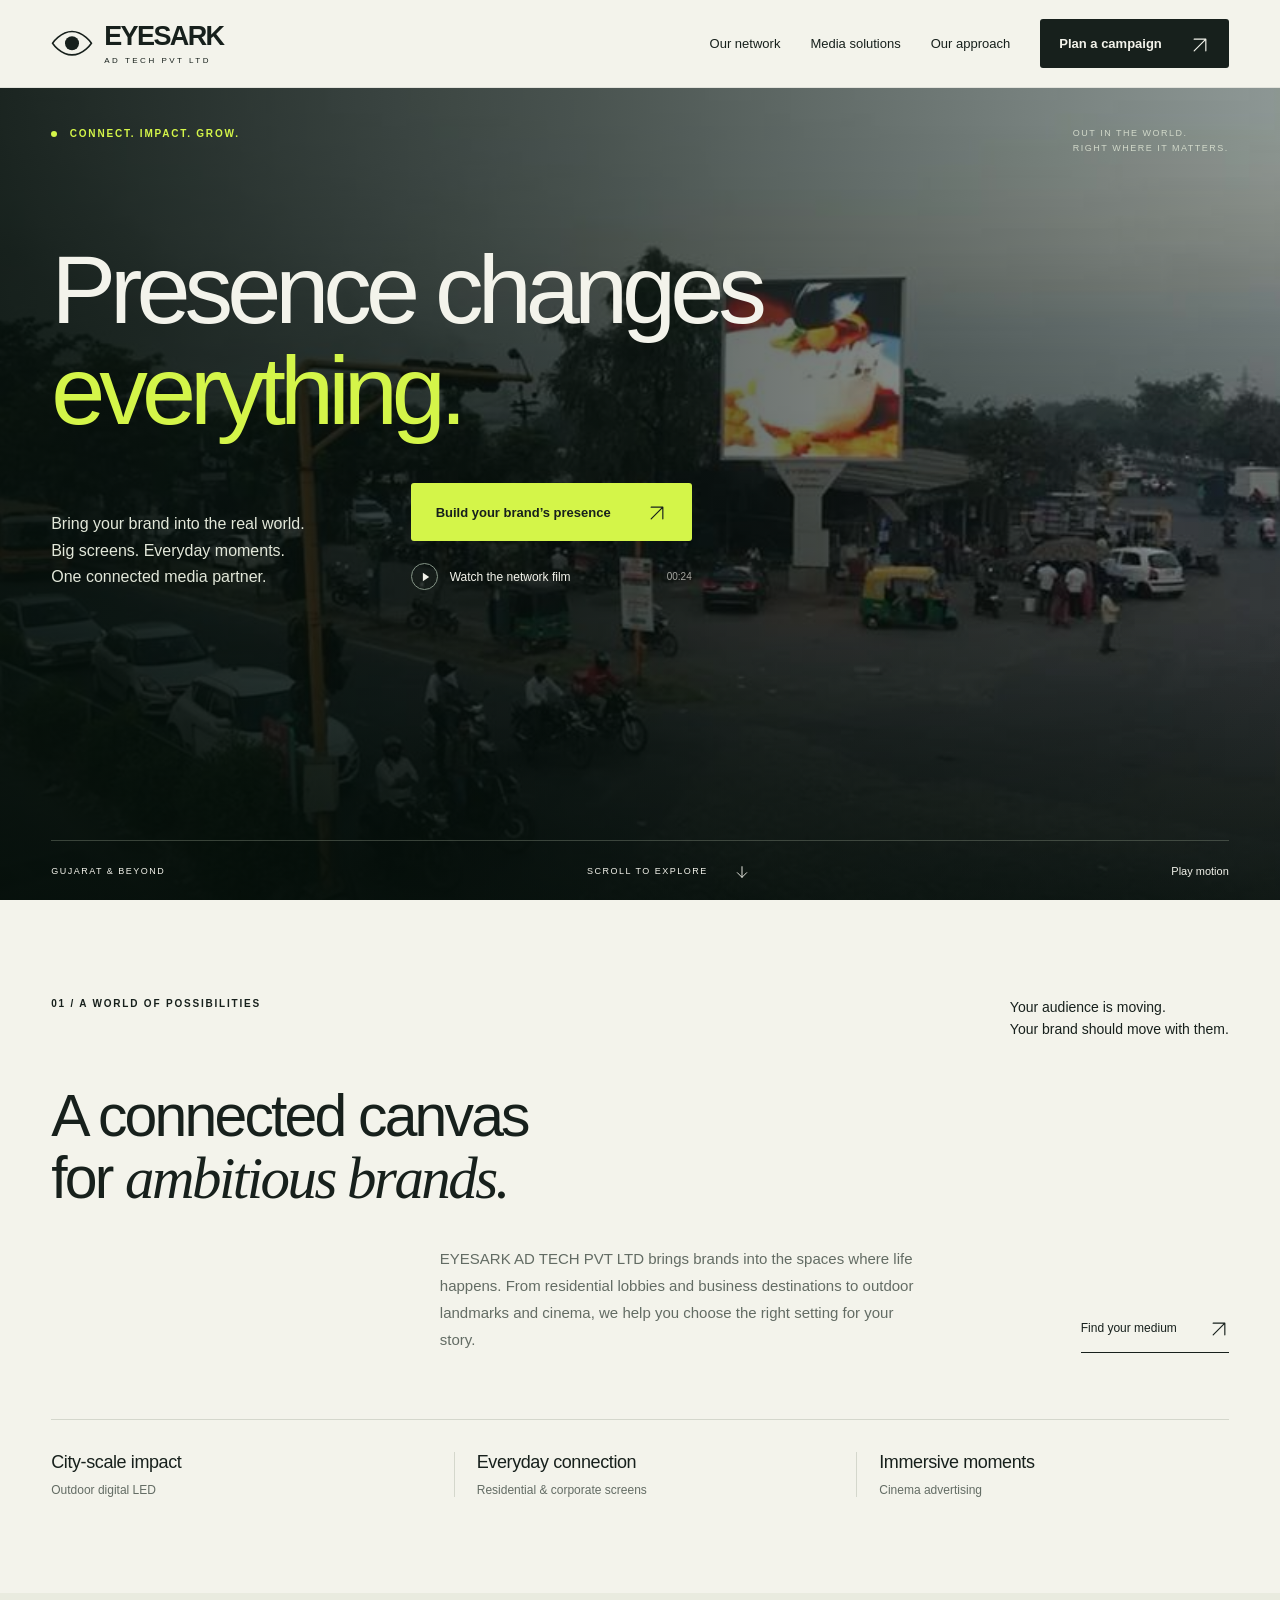
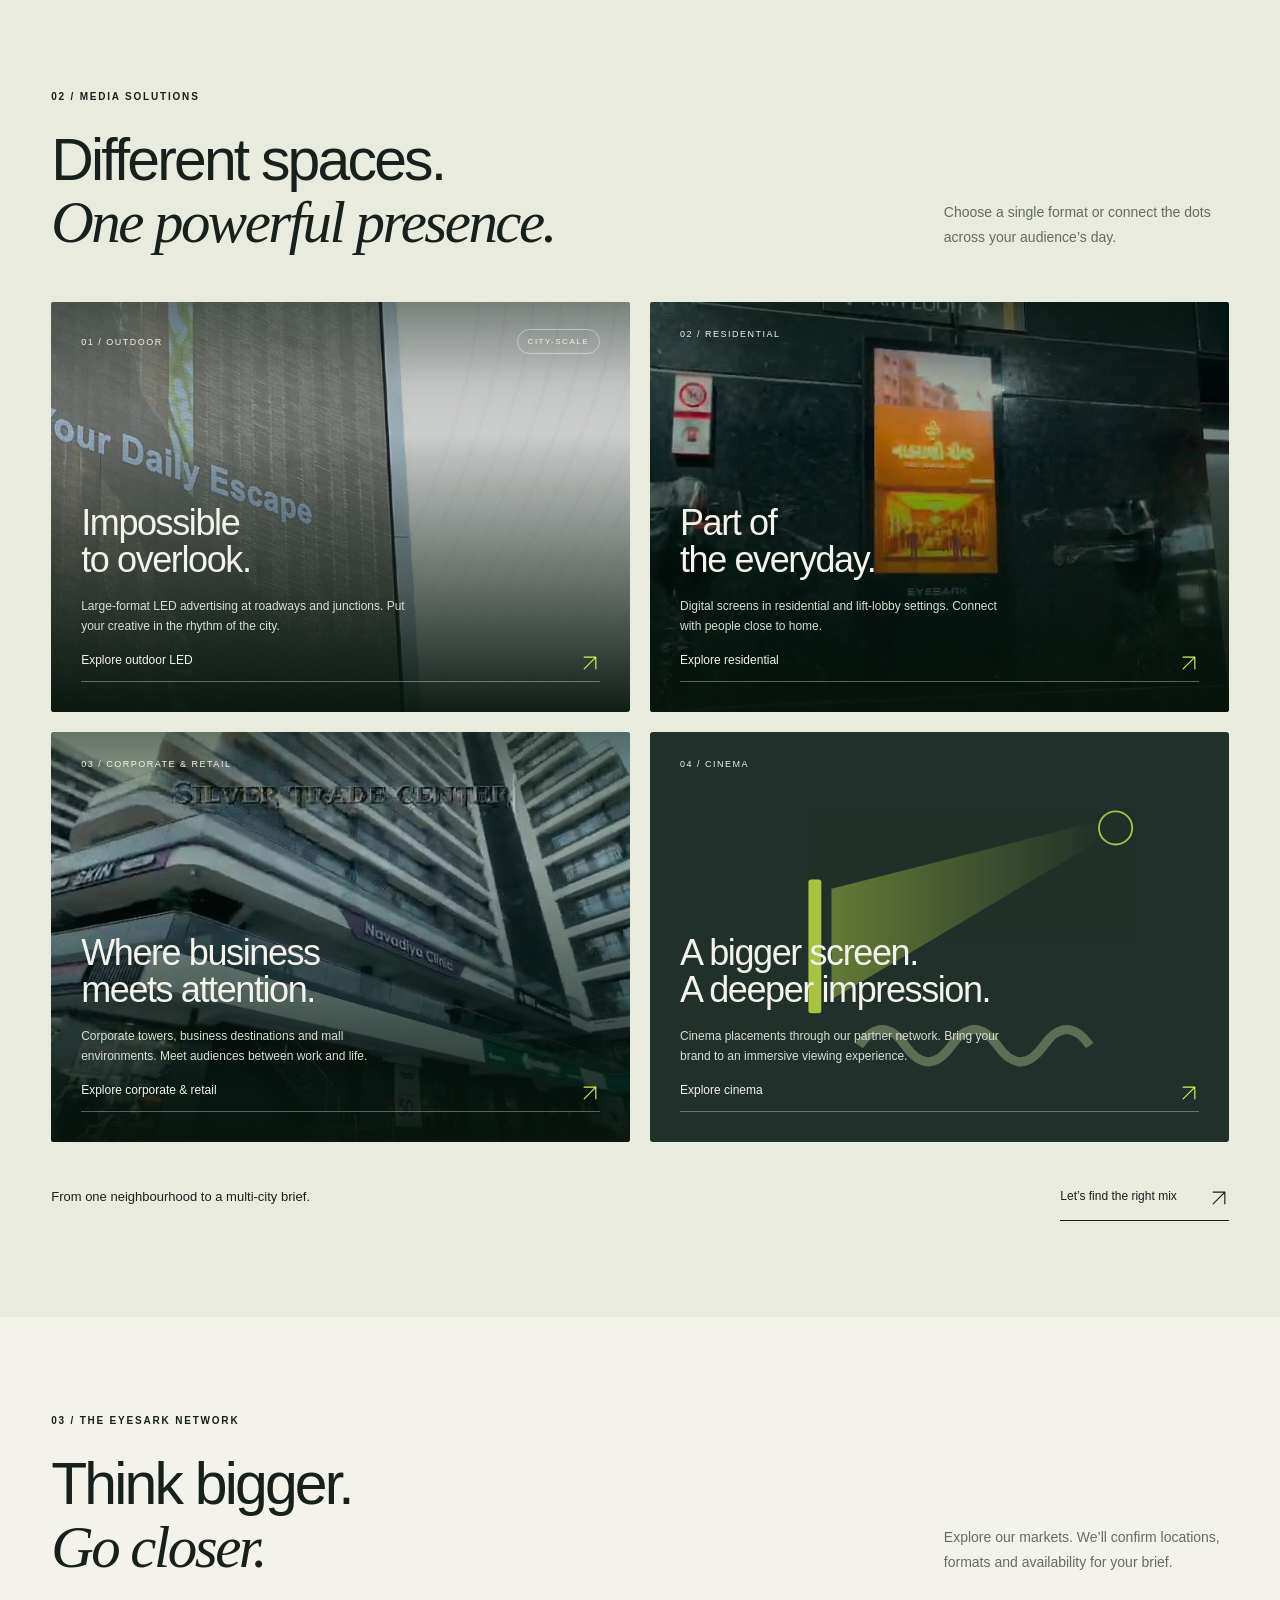
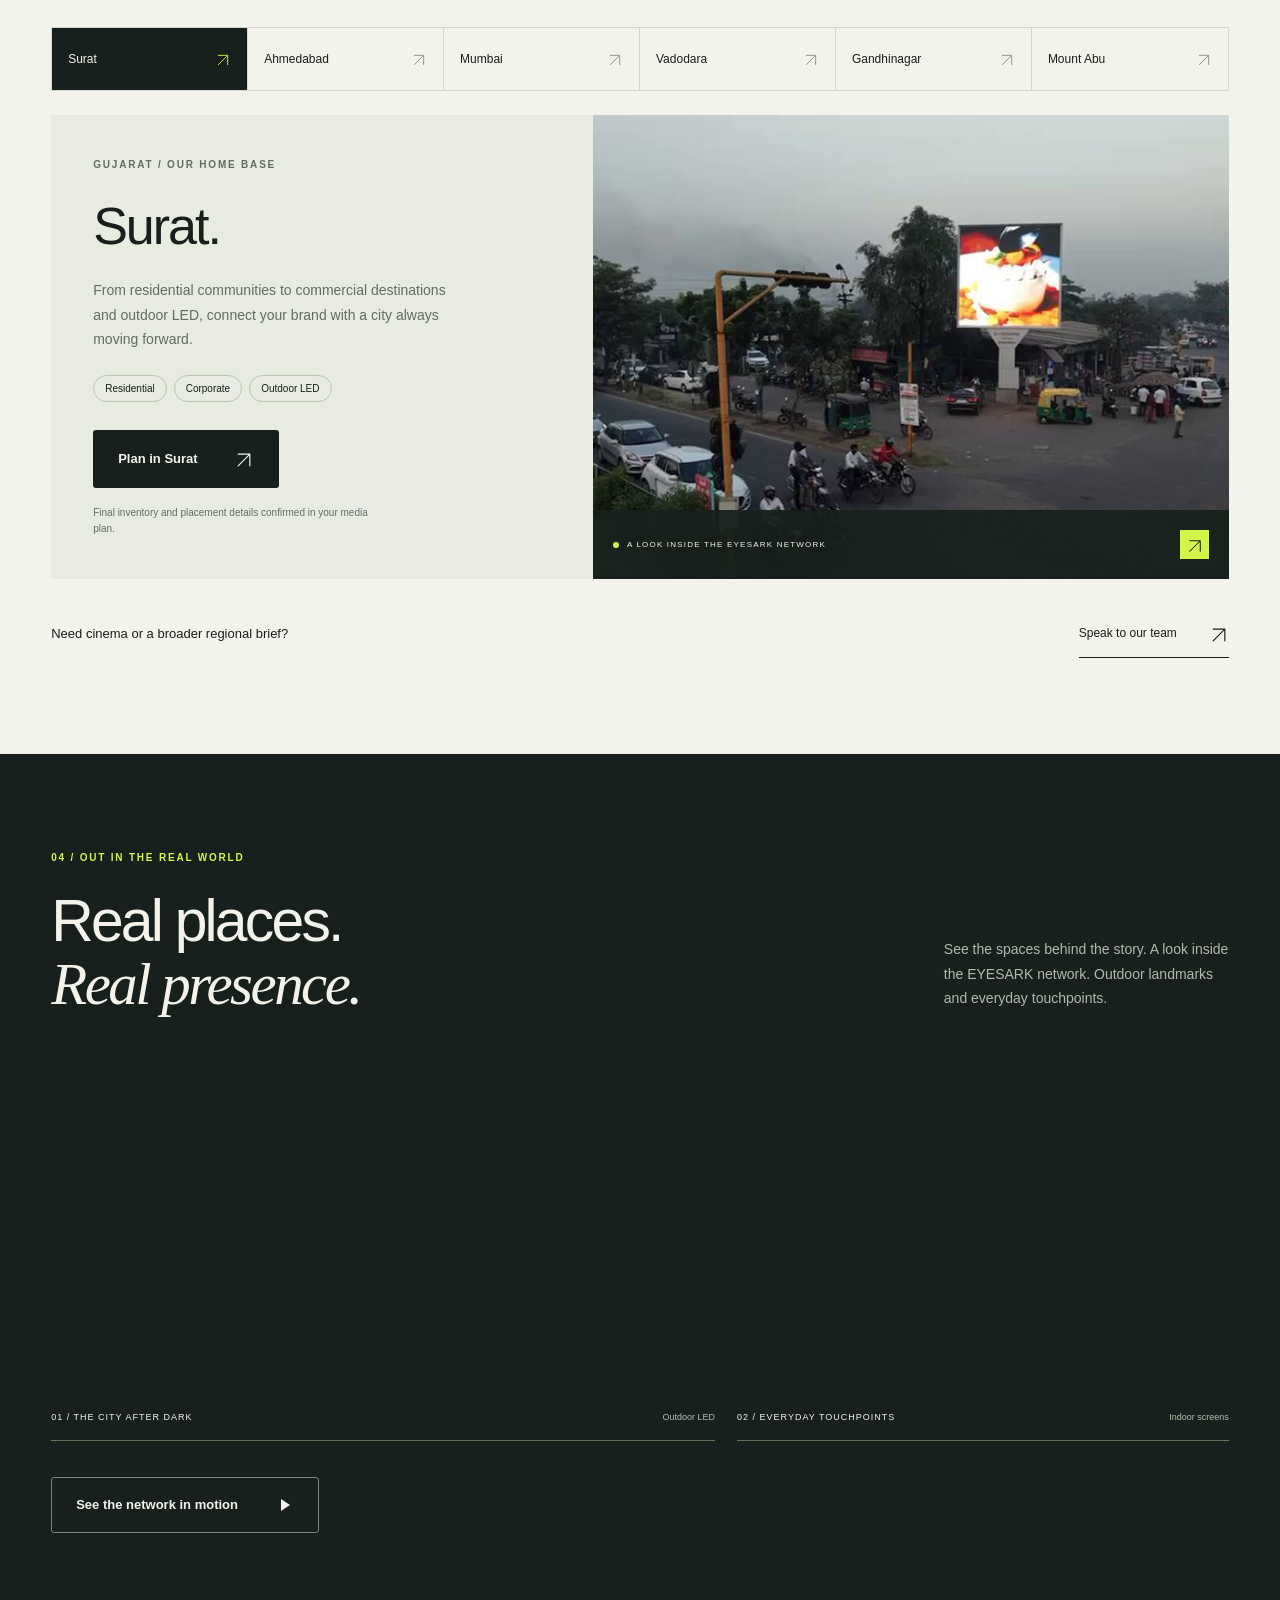
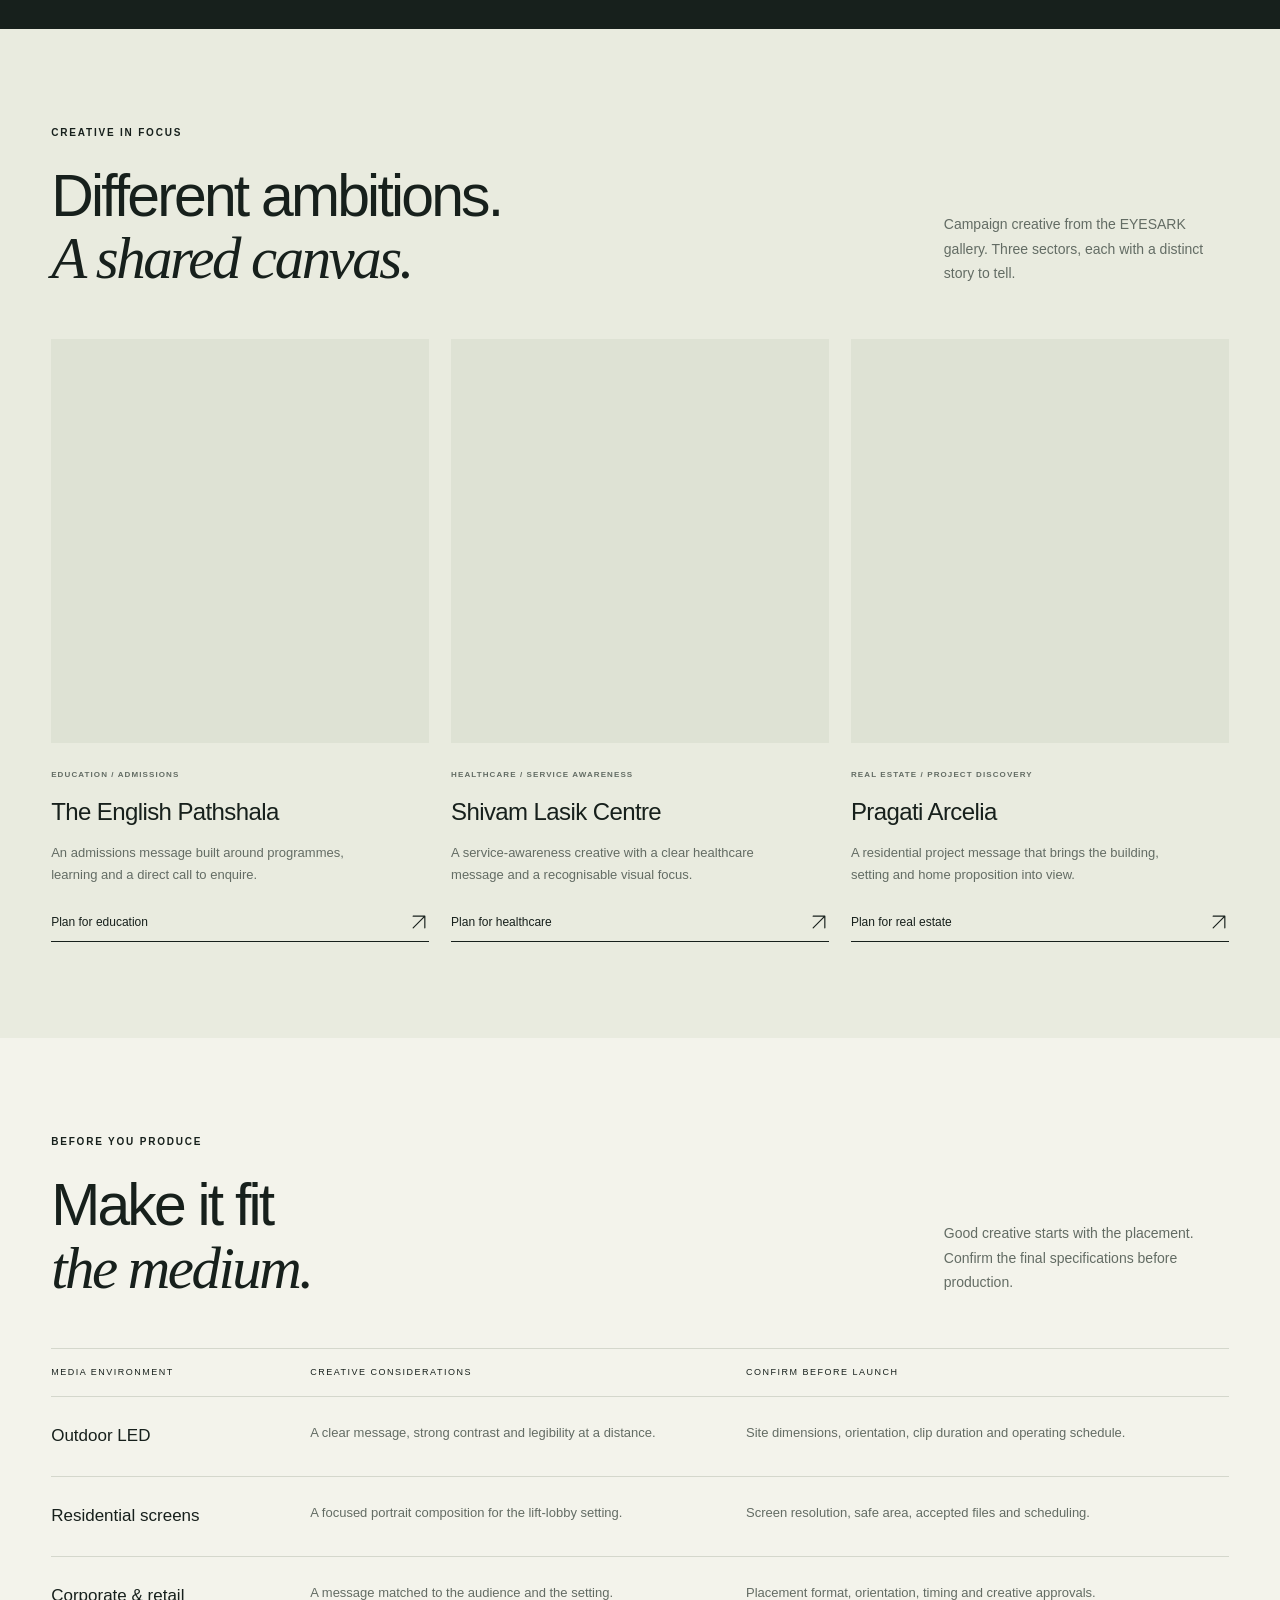
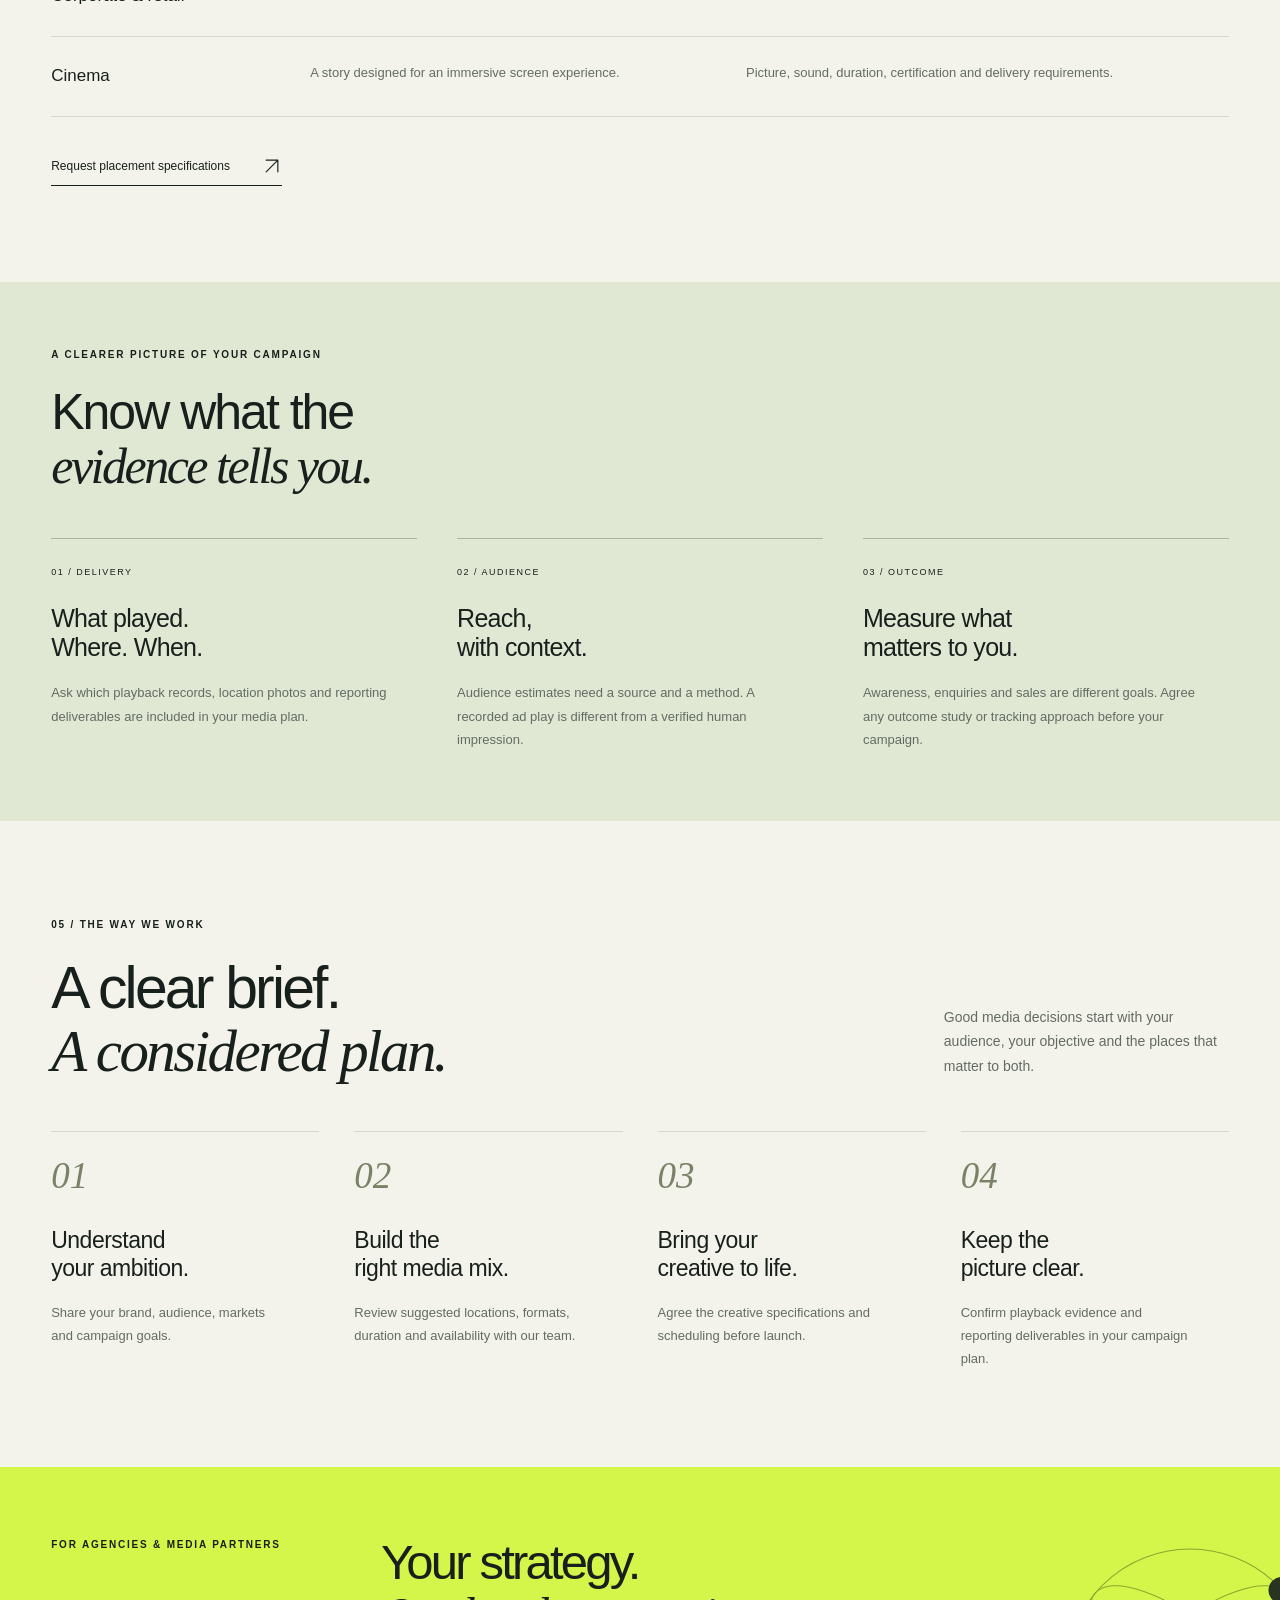
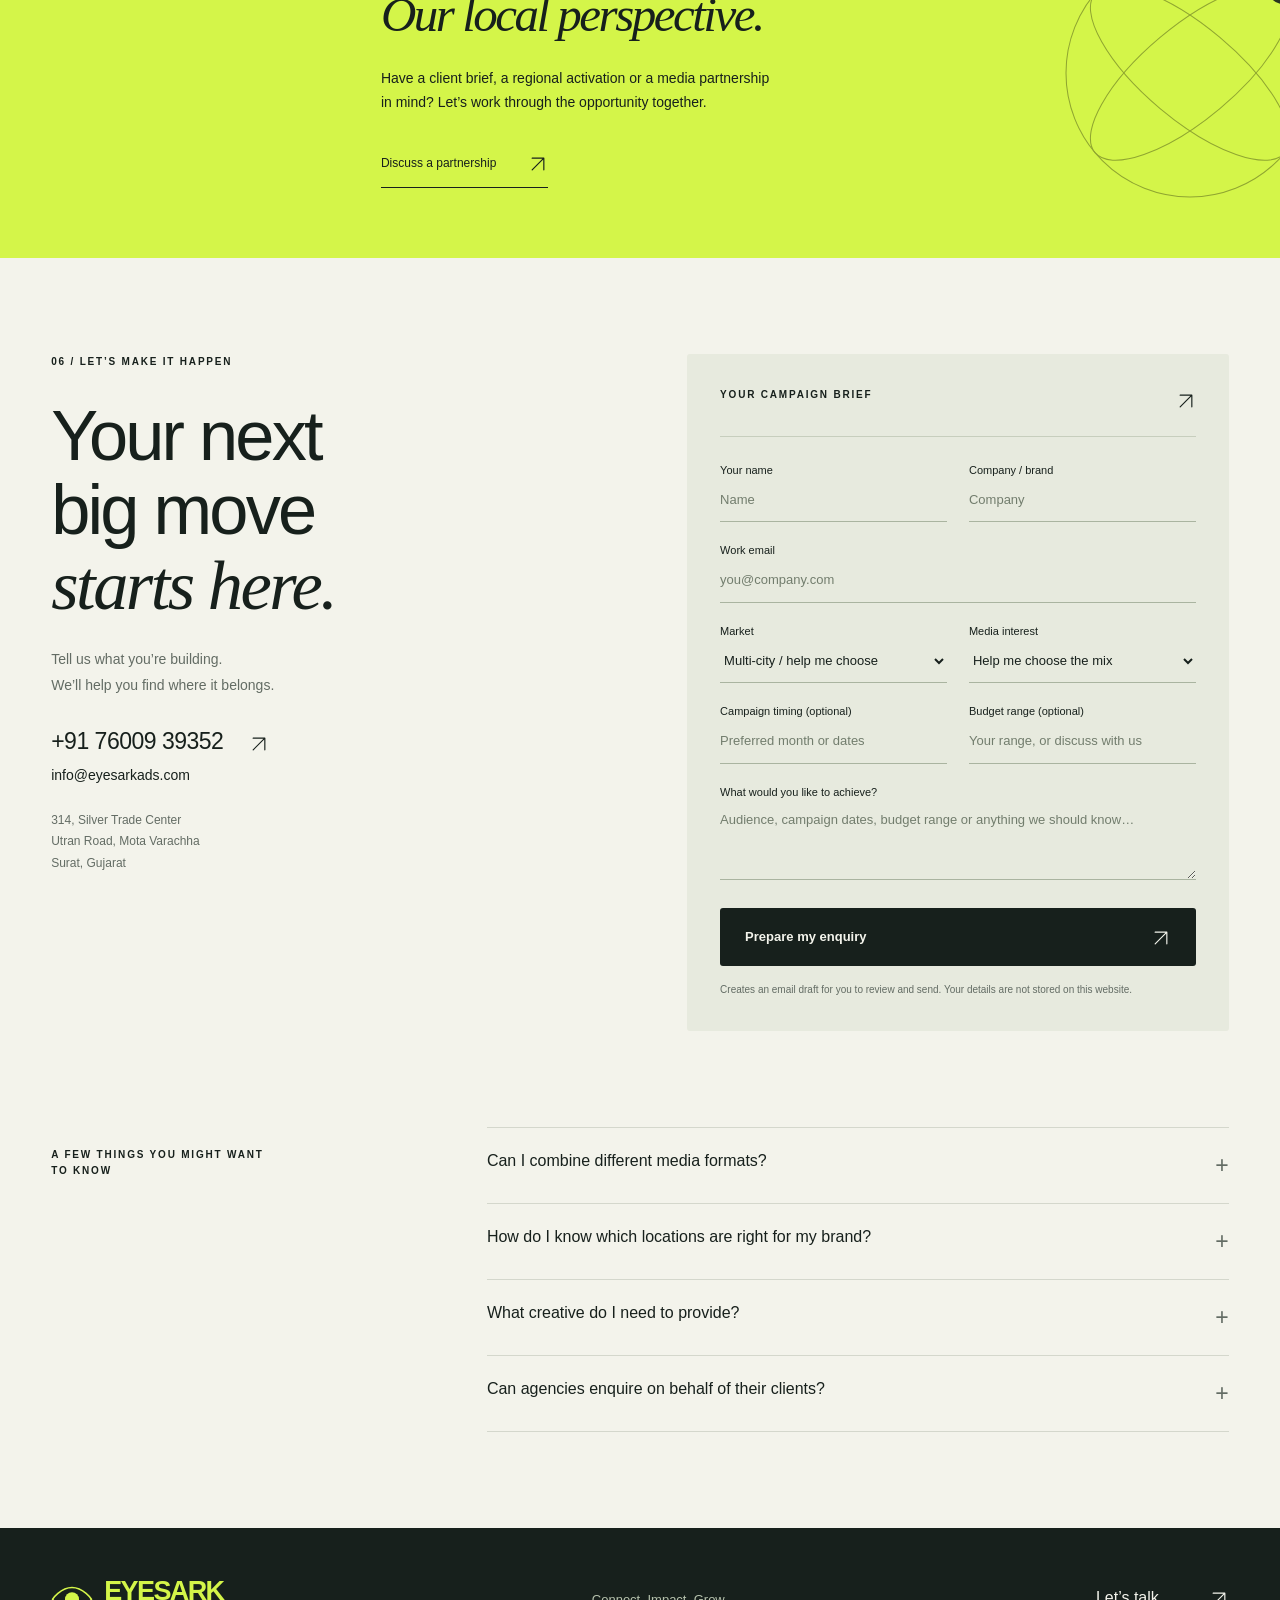
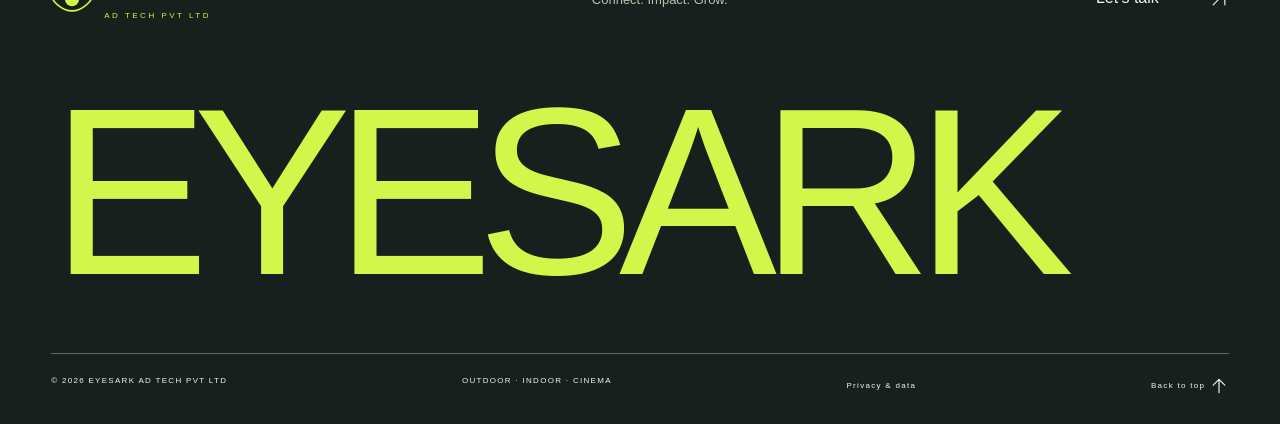
<file: index.html>
<!doctype html>
<html lang="en-IN">
<head>
  <meta charset="utf-8">
  <meta name="viewport" content="width=device-width,initial-scale=1">
  <meta http-equiv="Content-Security-Policy" content="default-src 'self'; script-src 'self'; style-src 'self'; img-src 'self' data:; media-src 'self' data:; connect-src 'none'; object-src 'none'; base-uri 'none'; form-action 'none'; frame-src 'none'">
  <meta name="referrer" content="no-referrer">
  <meta name="theme-color" content="#17201c">
  <meta name="description" content="EYESARK Ad Tech Pvt. Ltd. connects brands with audiences through outdoor LED, residential, corporate and cinema advertising. Explore the network and plan your campaign.">
  <meta property="og:title" content="EYESARK — Presence changes everything.">
  <meta property="og:description" content="Bring your brand into the real world. Outdoor LED, indoor digital screens and cinema advertising across Gujarat and beyond.">
  <meta property="og:type" content="website">
  <title>EYESARK — Presence changes everything.</title>
  <link rel="icon" href="favicon.svg" type="image/svg+xml">
  <link rel="stylesheet" href="site.css">
  <script type="application/ld+json">{"@context":"https://schema.org","@type":"Organization","name":"EYESARK","legalName":"EYESARK AD TECH PVT LTD","description":"Outdoor LED, residential, corporate and cinema advertising.","telephone":"+91-76009-39352","email":"info@eyesarkads.com","address":{"@type":"PostalAddress","streetAddress":"314, Silver Trade Center, Utran Road, Mota Varachha","addressLocality":"Surat","addressRegion":"Gujarat","addressCountry":"IN"}}</script>
</head>
<body>
<a class="skip" href="#main">Skip to content</a>
<header class="header">
  <a class="brand" href="#" aria-label="EYESARK home"><svg viewBox="0 0 54 34" aria-hidden="true"><path d="M2 17S12 2 27 2s25 15 25 15-10 15-25 15S2 17 2 17Z"/><circle cx="27" cy="17" r="9"/></svg><span>EYESARK<small>AD TECH PVT LTD</small></span></a>
  <button class="menu-toggle" aria-expanded="false" aria-controls="navigation">Menu <span aria-hidden="true">☰</span></button>
  <nav id="navigation" aria-label="Main navigation"><a href="#network">Our network</a><a href="#media">Media solutions</a><a href="#approach">Our approach</a><a class="button small dark" href="#contact">Plan a campaign <span aria-hidden="true"><svg class="icon" viewBox="0 0 24 24" aria-hidden="true"><path d="M5 19 19 5M5 5h14v14"/></svg></span></a></nav>
</header>
<main id="main">
  <section class="hero" aria-labelledby="hero-title">
    <img class="hero-poster" src="media/network-6.jpg" alt="An outdoor digital billboard overlooking a busy junction" width="900" height="509" fetchpriority="high">
    <video id="hero-video" class="hero-video" muted loop playsinline preload="none" aria-hidden="true" data-src="media/hero-loop.mp4"></video>
    <div class="hero-shade"></div>
    <div class="hero-top"><span class="eyebrow light"><i></i> CONNECT. IMPACT. GROW.</span><span class="hero-coordinate">OUT IN THE WORLD.<br>RIGHT WHERE IT MATTERS.</span></div>
    <div class="hero-copy"><h1 id="hero-title">Presence changes<br><em>everything.</em></h1><div class="hero-bottom"><p>Bring your brand into the real world.<br>Big screens. Everyday moments.<br>One connected media partner.</p><div class="hero-actions"><a class="button lime" href="#contact">Build your brand’s presence <span aria-hidden="true"><svg class="icon" viewBox="0 0 24 24" aria-hidden="true"><path d="M5 19 19 5M5 5h14v14"/></svg></span></a><button class="film-link" data-film> <span class="play-icon" aria-hidden="true"><svg viewBox="0 0 20 20"><path d="m7 4 9 6-9 6Z" fill="currentColor"/></svg></span> Watch the network film <small>00:24</small></button></div></div></div>
    <div class="hero-footer"><span>GUJARAT & BEYOND</span><a href="#intro">SCROLL TO EXPLORE <span aria-hidden="true"><svg class="icon" viewBox="0 0 24 24" aria-hidden="true"><path d="M12 4v16m-7-7 7 7 7-7"/></svg></span></a><button id="motion-toggle" aria-label="Play background video">Play motion <span aria-hidden="true">▷</span></button></div>
  </section>
  <section id="intro" class="intro section-pad">
    <div class="intro-top"><span class="eyebrow">01 / A WORLD OF POSSIBILITIES</span><p class="intro-kicker">Your audience is moving.<br>Your brand should move with them.</p></div>
    <h2>A connected canvas<br>for <span class="serif">ambitious brands.</span></h2>
    <div class="intro-bottom"><p>EYESARK AD TECH PVT LTD brings brands into the spaces where life happens. From residential lobbies and business destinations to outdoor landmarks and cinema, we help you choose the right setting for your story.</p><a class="text-link" href="#media">Find your medium <span aria-hidden="true"><svg class="icon" viewBox="0 0 24 24" aria-hidden="true"><path d="M5 19 19 5M5 5h14v14"/></svg></span></a></div>
    <div class="context-strip"><div><b>City-scale impact</b><span>Outdoor digital LED</span></div><div><b>Everyday connection</b><span>Residential & corporate screens</span></div><div><b>Immersive moments</b><span>Cinema advertising</span></div></div>
  </section>
  <section id="media" class="media-section section-pad" aria-labelledby="media-title">
    <div class="section-heading"><div><span class="eyebrow">02 / MEDIA SOLUTIONS</span><h2 id="media-title">Different spaces.<br><span class="serif">One powerful presence.</span></h2></div><p>Choose a single format or connect the dots across your audience’s day.</p></div>
    <div class="media-grid">
      <article class="media-card featured"><img src="media/network-5.jpg" alt="An EYESARK outdoor LED advertising structure" width="721" height="1194" loading="lazy"><div class="image-tint"></div><div class="card-top"><span>01 / OUTDOOR</span><span class="pill">CITY-SCALE</span></div><div class="card-copy"><h3>Impossible<br>to overlook.</h3><p>Large-format LED advertising at roadways and junctions. Put your creative in the rhythm of the city.</p><button class="card-link" data-format="Outdoor LED">Explore outdoor LED <span aria-hidden="true"><svg class="icon" viewBox="0 0 24 24" aria-hidden="true"><path d="M5 19 19 5M5 5h14v14"/></svg></span></button></div></article>
      <article class="media-card"><img src="media/network-1.jpg" alt="A portrait advertising screen beside lifts in the supplied EYESARK gallery" width="1000" height="563" loading="lazy"><div class="image-tint"></div><div class="card-top"><span>02 / RESIDENTIAL</span></div><div class="card-copy"><h3>Part of<br>the everyday.</h3><p>Digital screens in residential and lift-lobby settings. Connect with people close to home.</p><button class="card-link" data-format="Residential screens">Explore residential <span aria-hidden="true"><svg class="icon" viewBox="0 0 24 24" aria-hidden="true"><path d="M5 19 19 5M5 5h14v14"/></svg></span></button></div></article>
      <article class="media-card"><img src="media/network-4.jpg" alt="A commercial destination in the supplied EYESARK gallery" width="900" height="507" loading="lazy"><div class="image-tint"></div><div class="card-top"><span>03 / CORPORATE & RETAIL</span></div><div class="card-copy"><h3>Where business<br>meets attention.</h3><p>Corporate towers, business destinations and mall environments. Meet audiences between work and life.</p><button class="card-link" data-format="Corporate & mall screens">Explore corporate & retail <span aria-hidden="true"><svg class="icon" viewBox="0 0 24 24" aria-hidden="true"><path d="M5 19 19 5M5 5h14v14"/></svg></span></button></div></article>
      <article class="media-card cinema"><svg class="cinema-art" viewBox="0 0 500 400" aria-hidden="true"><defs><linearGradient id="beam"><stop stop-color="#d4f549" stop-opacity=".5"/><stop offset="1" stop-color="#d4f549" stop-opacity="0"/></linearGradient></defs><path d="M365 95 70 170 70 290 365 115Z" fill="url(#beam)"/><rect x="45" y="160" width="14" height="145" rx="3" fill="#d4f549"/><circle cx="378" cy="104" r="18" fill="none" stroke="#d4f549" stroke-width="2"/><path d="M100 340q25-35 50 0t50 0t50 0t50 0t50 0" fill="none" stroke="#718265" stroke-width="10"/></svg><div class="card-top"><span>04 / CINEMA</span></div><div class="card-copy"><h3>A bigger screen.<br>A deeper impression.</h3><p>Cinema placements through our partner network. Bring your brand to an immersive viewing experience.</p><button class="card-link" data-format="Cinema advertising">Explore cinema <span aria-hidden="true"><svg class="icon" viewBox="0 0 24 24" aria-hidden="true"><path d="M5 19 19 5M5 5h14v14"/></svg></span></button></div></article>
    </div>
    <div class="media-note"><span>From one neighbourhood to a multi-city brief.</span><a class="text-link" href="#contact">Let’s find the right mix <span aria-hidden="true"><svg class="icon" viewBox="0 0 24 24" aria-hidden="true"><path d="M5 19 19 5M5 5h14v14"/></svg></span></a></div>
  </section>
  <section id="network" class="network-section section-pad" aria-labelledby="network-title">
    <div class="section-heading"><div><span class="eyebrow">03 / THE EYESARK NETWORK</span><h2 id="network-title">Think bigger.<br><span class="serif">Go closer.</span></h2></div><p>Explore our markets. We’ll confirm locations, formats and availability for your brief.</p></div>
    <div class="network-tabs" role="tablist" aria-label="Explore a market"><button role="tab" id="tab-surat" aria-controls="city-panel" aria-selected="true" data-city="surat">Surat <span><svg class="icon" viewBox="0 0 24 24" aria-hidden="true"><path d="M5 19 19 5M5 5h14v14"/></svg></span></button><button role="tab" id="tab-ahmedabad" aria-controls="city-panel" aria-selected="false" tabindex="-1" data-city="ahmedabad">Ahmedabad <span><svg class="icon" viewBox="0 0 24 24" aria-hidden="true"><path d="M5 19 19 5M5 5h14v14"/></svg></span></button><button role="tab" id="tab-mumbai" aria-controls="city-panel" aria-selected="false" tabindex="-1" data-city="mumbai">Mumbai <span><svg class="icon" viewBox="0 0 24 24" aria-hidden="true"><path d="M5 19 19 5M5 5h14v14"/></svg></span></button><button role="tab" id="tab-vadodara" aria-controls="city-panel" aria-selected="false" tabindex="-1" data-city="vadodara">Vadodara <span><svg class="icon" viewBox="0 0 24 24" aria-hidden="true"><path d="M5 19 19 5M5 5h14v14"/></svg></span></button><button role="tab" id="tab-gandhinagar" aria-controls="city-panel" aria-selected="false" tabindex="-1" data-city="gandhinagar">Gandhinagar <span><svg class="icon" viewBox="0 0 24 24" aria-hidden="true"><path d="M5 19 19 5M5 5h14v14"/></svg></span></button><button role="tab" id="tab-mountabu" aria-controls="city-panel" aria-selected="false" tabindex="-1" data-city="mountabu">Mount Abu <span><svg class="icon" viewBox="0 0 24 24" aria-hidden="true"><path d="M5 19 19 5M5 5h14v14"/></svg></span></button></div>
    <div id="city-panel" class="city-panel" role="tabpanel" aria-labelledby="tab-surat" tabindex="0"><div class="city-copy"><span class="eyebrow" id="city-state">GUJARAT / OUR HOME BASE</span><h3 id="city-name">Surat.</h3><p id="city-description">From residential communities to commercial destinations and outdoor LED, connect your brand with a city always moving forward.</p><div class="city-formats" id="city-formats"><span>Residential</span><span>Corporate</span><span>Outdoor LED</span></div><button class="button dark" id="city-cta">Plan in Surat <span aria-hidden="true"><svg class="icon" viewBox="0 0 24 24" aria-hidden="true"><path d="M5 19 19 5M5 5h14v14"/></svg></span></button><small>Final inventory and placement details confirmed in your media plan.</small></div><div class="city-visual"><img src="media/network-6.jpg" alt="Outdoor LED and street activity from the EYESARK reference gallery" width="900" height="509" loading="lazy"><div class="city-caption"><i></i> A LOOK INSIDE THE EYESARK NETWORK<button data-film aria-label="Watch EYESARK network footage"><svg class="icon" viewBox="0 0 24 24" aria-hidden="true"><path d="M5 19 19 5M5 5h14v14"/></svg></button></div></div></div>
    <div class="network-footer"><span>Need cinema or a broader regional brief?</span><a class="text-link" href="#contact">Speak to our team <span aria-hidden="true"><svg class="icon" viewBox="0 0 24 24" aria-hidden="true"><path d="M5 19 19 5M5 5h14v14"/></svg></span></a></div>
  </section>
  <section class="proof-section section-pad" aria-labelledby="proof-title"><div class="section-heading"><div><span class="eyebrow light">04 / OUT IN THE REAL WORLD</span><h2 id="proof-title">Real places.<br><span class="serif">Real presence.</span></h2></div><p>See the spaces behind the story. A look inside the EYESARK network. Outdoor landmarks and everyday touchpoints.</p></div><div class="proof-grid"><figure class="proof-wide"><img src="media/network-3.jpg" alt="Night-time traffic around an illuminated digital billboard" width="900" height="509" loading="lazy"><figcaption><span>01 / THE CITY AFTER DARK</span><span>Outdoor LED</span></figcaption></figure><figure><img src="media/network-7.jpg" alt="An advertising screen in a residential lift lobby" width="900" height="507" loading="lazy"><figcaption><span>02 / EVERYDAY TOUCHPOINTS</span><span>Indoor screens</span></figcaption></figure></div><button class="button outline-light" data-film>See the network in motion <svg class="icon play-svg" viewBox="0 0 20 20" aria-hidden="true"><path d="m7 4 9 6-9 6Z"/></svg></button></section>
  <section id="work" class="work-section section-pad" aria-labelledby="work-title">
    <div class="section-heading"><div><span class="eyebrow">CREATIVE IN FOCUS</span><h2 id="work-title">Different ambitions.<br><span class="serif">A shared canvas.</span></h2></div><p>Campaign creative from the EYESARK gallery. Three sectors, each with a distinct story to tell.</p></div>
    <div class="work-grid">
      <article class="work-card"><div class="creative-image"><img src="media/english-pathshala.jpg" alt="The English Pathshala admissions creative featured in the EYESARK campaign gallery" width="426" height="618" loading="lazy"></div><div class="work-copy"><span class="eyebrow">EDUCATION / ADMISSIONS</span><h3>The English Pathshala</h3><p>An admissions message built around programmes, learning and a direct call to enquire.</p><button class="text-link" data-sector="Education / admissions">Plan for education <svg class="icon" viewBox="0 0 24 24" aria-hidden="true"><path d="M5 19 19 5M5 5h14v14"/></svg></button></div></article>
      <article class="work-card"><div class="creative-image"><img src="media/shivam-lasik.jpg" alt="Shivam Lasik Centre healthcare campaign creative featured in the EYESARK gallery" width="426" height="618" loading="lazy"></div><div class="work-copy"><span class="eyebrow">HEALTHCARE / SERVICE AWARENESS</span><h3>Shivam Lasik Centre</h3><p>A service-awareness creative with a clear healthcare message and a recognisable visual focus.</p><button class="text-link" data-sector="Healthcare / service awareness">Plan for healthcare <svg class="icon" viewBox="0 0 24 24" aria-hidden="true"><path d="M5 19 19 5M5 5h14v14"/></svg></button></div></article>
      <article class="work-card"><div class="creative-image"><img src="media/pragati-arcelia.jpg" alt="Pragati Arcelia residential project creative featured in the EYESARK gallery" width="426" height="618" loading="lazy"></div><div class="work-copy"><span class="eyebrow">REAL ESTATE / PROJECT DISCOVERY</span><h3>Pragati Arcelia</h3><p>A residential project message that brings the building, setting and home proposition into view.</p><button class="text-link" data-sector="Real estate / project discovery">Plan for real estate <svg class="icon" viewBox="0 0 24 24" aria-hidden="true"><path d="M5 19 19 5M5 5h14v14"/></svg></button></div></article>
    </div>
  </section>
  <section class="creative-guide section-pad" aria-labelledby="creative-title"><div class="section-heading"><div><span class="eyebrow">BEFORE YOU PRODUCE</span><h2 id="creative-title">Make it fit<br><span class="serif">the medium.</span></h2></div><p>Good creative starts with the placement. Confirm the final specifications before production.</p></div><div class="spec-table" role="table" aria-label="Creative preparation by medium"><div class="spec-row spec-head" role="row"><span role="columnheader">Media environment</span><span role="columnheader">Creative considerations</span><span role="columnheader">Confirm before launch</span></div><div class="spec-row" role="row"><strong role="cell">Outdoor LED</strong><span role="cell">A clear message, strong contrast and legibility at a distance.</span><span role="cell">Site dimensions, orientation, clip duration and operating schedule.</span></div><div class="spec-row" role="row"><strong role="cell">Residential screens</strong><span role="cell">A focused portrait composition for the lift-lobby setting.</span><span role="cell">Screen resolution, safe area, accepted files and scheduling.</span></div><div class="spec-row" role="row"><strong role="cell">Corporate & retail</strong><span role="cell">A message matched to the audience and the setting.</span><span role="cell">Placement format, orientation, timing and creative approvals.</span></div><div class="spec-row" role="row"><strong role="cell">Cinema</strong><span role="cell">A story designed for an immersive screen experience.</span><span role="cell">Picture, sound, duration, certification and delivery requirements.</span></div></div><button class="text-link" id="specs-cta">Request placement specifications <svg class="icon" viewBox="0 0 24 24" aria-hidden="true"><path d="M5 19 19 5M5 5h14v14"/></svg></button></section>
  <section class="evidence-section section-pad" aria-labelledby="evidence-title"><span class="eyebrow">A CLEARER PICTURE OF YOUR CAMPAIGN</span><h2 id="evidence-title">Know what the<br><span class="serif">evidence tells you.</span></h2><div class="evidence-grid"><article><span>01 / DELIVERY</span><h3>What played.<br>Where. When.</h3><p>Ask which playback records, location photos and reporting deliverables are included in your media plan.</p></article><article><span>02 / AUDIENCE</span><h3>Reach,<br>with context.</h3><p>Audience estimates need a source and a method. A recorded ad play is different from a verified human impression.</p></article><article><span>03 / OUTCOME</span><h3>Measure what<br>matters to you.</h3><p>Awareness, enquiries and sales are different goals. Agree any outcome study or tracking approach before your campaign.</p></article></div></section>

  <section id="approach" class="approach section-pad"><div class="section-heading"><div><span class="eyebrow">05 / THE WAY WE WORK</span><h2>A clear brief.<br><span class="serif">A considered plan.</span></h2></div><p>Good media decisions start with your audience, your objective and the places that matter to both.</p></div><div class="steps"><article><span>01</span><h3>Understand<br>your ambition.</h3><p>Share your brand, audience, markets and campaign goals.</p></article><article><span>02</span><h3>Build the<br>right media mix.</h3><p>Review suggested locations, formats, duration and availability with our team.</p></article><article><span>03</span><h3>Bring your<br>creative to life.</h3><p>Agree the creative specifications and scheduling before launch.</p></article><article><span>04</span><h3>Keep the<br>picture clear.</h3><p>Confirm playback evidence and reporting deliverables in your campaign plan.</p></article></div></section>
  <section class="partner-section section-pad"><span class="eyebrow">FOR AGENCIES & MEDIA PARTNERS</span><div><h2>Your strategy.<br><span class="serif">Our local perspective.</span></h2><p>Have a client brief, a regional activation or a media partnership in mind? Let’s work through the opportunity together.</p><a class="text-link" href="#contact" id="partner-cta">Discuss a partnership <span aria-hidden="true"><svg class="icon" viewBox="0 0 24 24" aria-hidden="true"><path d="M5 19 19 5M5 5h14v14"/></svg></span></a></div><svg class="partner-orbit" viewBox="0 0 300 300" aria-hidden="true"><circle cx="150" cy="150" r="120"/><ellipse cx="150" cy="150" rx="120" ry="45" transform="rotate(-40 150 150)"/><ellipse cx="150" cy="150" rx="120" ry="45" transform="rotate(40 150 150)"/><circle class="orbit-dot" cx="239" cy="70" r="13"/></svg></section>
  <section id="contact" class="contact-section section-pad" aria-labelledby="contact-title"><div class="contact-copy"><span class="eyebrow">06 / LET’S MAKE IT HAPPEN</span><h2 id="contact-title">Your next<br>big move<br><span class="serif">starts here.</span></h2><p>Tell us what you’re building.<br>We’ll help you find where it belongs.</p><a class="phone-link" href="tel:+917600939352">+91 76009 39352 <span aria-hidden="true"><svg class="icon" viewBox="0 0 24 24" aria-hidden="true"><path d="M5 19 19 5M5 5h14v14"/></svg></span></a><a href="mailto:info@eyesarkads.com">info@eyesarkads.com</a><address>314, Silver Trade Center<br>Utran Road, Mota Varachha<br>Surat, Gujarat</address></div><div class="enquiry-card"><div class="enquiry-top"><span class="eyebrow">YOUR CAMPAIGN BRIEF</span><span aria-hidden="true"><svg class="icon" viewBox="0 0 24 24" aria-hidden="true"><path d="M5 19 19 5M5 5h14v14"/></svg></span></div><noscript><p class="noscript-note">The campaign draft needs JavaScript. Please call or email EYESARK using the contact details alongside.</p></noscript><form id="enquiry-form" method="post" action="#"><fieldset id="enquiry-fields" disabled><div class="form-row"><label>Your name<input name="name" autocomplete="name" placeholder="Name" required maxlength="100"></label><label>Company / brand<input name="company" autocomplete="organization" placeholder="Company" required maxlength="140"></label></div><label>Work email<input name="email" type="email" autocomplete="email" placeholder="you@company.com" required maxlength="180"></label><div class="form-row"><label>Market<select name="market" id="market-select"><option>Multi-city / help me choose</option><option>Surat</option><option>Ahmedabad</option><option>Mumbai</option><option>Vadodara</option><option>Gandhinagar</option><option>Mount Abu</option><option>Other / cinema network</option></select></label><label>Media interest<select name="format" id="format-select"><option>Help me choose the mix</option><option>Outdoor LED</option><option>Residential screens</option><option>Corporate & mall screens</option><option>Cinema advertising</option><option>Agency / media partnership</option></select></label></div><div class="form-row"><label>Campaign timing (optional)<input name="timing" placeholder="Preferred month or dates" maxlength="120"></label><label>Budget range (optional)<input name="budget" placeholder="Your range, or discuss with us" maxlength="120"></label></div><label>What would you like to achieve?<textarea name="brief" rows="3" maxlength="2000" placeholder="Audience, campaign dates, budget range or anything we should know…" required></textarea></label><button class="button dark" type="submit">Prepare my enquiry <span aria-hidden="true"><svg class="icon" viewBox="0 0 24 24" aria-hidden="true"><path d="M5 19 19 5M5 5h14v14"/></svg></span></button><p class="form-note">Creates an email draft for you to review and send. Your details are not stored on this website.</p></fieldset></form><div id="enquiry-result" hidden aria-live="polite"><h3>Your brief is ready.</h3><p>Review the details below, then open your email app to send them to EYESARK.</p><pre id="brief-preview"></pre><div class="result-actions"><a id="email-draft" class="button dark">Open email draft <span aria-hidden="true"><svg class="icon" viewBox="0 0 24 24" aria-hidden="true"><path d="M5 19 19 5M5 5h14v14"/></svg></span></a><button id="copy-brief" class="text-link">Copy brief</button></div><button id="edit-brief" class="text-link">Edit my brief <span aria-hidden="true"><svg class="icon" viewBox="0 0 24 24" aria-hidden="true"><path d="M20 12H4m7-7-7 7 7 7"/></svg></span></button><p id="copy-status" role="status"></p></div></div></section>
  <section class="faq section-pad"><span class="eyebrow">A FEW THINGS YOU MIGHT WANT TO KNOW</span><div class="faq-items"><details><summary>Can I combine different media formats?<span aria-hidden="true">+</span></summary><p>Yes. Share your audience and markets so the team can discuss a mix of outdoor LED, indoor digital screens and cinema. Availability and delivery terms are confirmed in the proposal.</p></details><details><summary>How do I know which locations are right for my brand?<span aria-hidden="true">+</span></summary><p>Start with your objective, audience, desired cities and campaign period. EYESARK can discuss relevant locations and formats, then confirm the exact inventory before you book.</p></details><details><summary>What creative do I need to provide?<span aria-hidden="true">+</span></summary><p>Requirements vary by screen orientation, format and placement. Ask for the technical specifications before producing your creative, including dimensions, duration and file requirements.</p></details><details><summary>Can agencies enquire on behalf of their clients?<span aria-hidden="true">+</span></summary><p>Yes. Choose “Agency / media partnership” in the enquiry form and include your client’s markets, timing and preferred formats.</p></details></div></section>
</main>
<footer class="footer section-pad"><div class="footer-top"><a class="brand light-brand" href="#" aria-label="EYESARK home"><svg viewBox="0 0 54 34" aria-hidden="true"><path d="M2 17S12 2 27 2s25 15 25 15-10 15-25 15S2 17 2 17Z"/><circle cx="27" cy="17" r="9"/></svg><span>EYESARK<small>AD TECH PVT LTD</small></span></a><p>Connect. Impact. Grow.</p><a href="#contact">Let’s talk <span aria-hidden="true"><svg class="icon" viewBox="0 0 24 24" aria-hidden="true"><path d="M5 19 19 5M5 5h14v14"/></svg></span></a></div><div class="footer-wordmark" aria-hidden="true">EYESARK</div><div class="footer-bottom"><span>© <span id="year">2026</span> EYESARK AD TECH PVT LTD</span><span>OUTDOOR · INDOOR · CINEMA</span><button id="open-privacy" type="button">Privacy & data</button><a href="#main">Back to top <svg class="icon" viewBox="0 0 24 24" aria-hidden="true"><path d="M12 20V4m-7 7 7-7 7 7"/></svg></a></div></footer>
<dialog id="film-dialog" aria-labelledby="film-title"><div class="film-bar"><h2 id="film-title">The EYESARK network</h2><button id="close-film" aria-label="Close network film">Close ×</button></div><video id="network-film" controls playsinline preload="none" poster="media/network-1.jpg" data-src="media/network-film.mp4"></video><p>EYESARK network film · Outdoor and indoor digital media.</p></dialog>
<dialog id="privacy-dialog" aria-labelledby="privacy-title"><div class="film-bar"><h2 id="privacy-title">Privacy & your enquiry</h2><button id="close-privacy" aria-label="Close privacy information">Close ×</button></div><div class="privacy-copy"><h3>You choose when to share.</h3><p>This website keeps your campaign brief in your browser while you prepare it. It does not submit the form to a server, save it in browser storage, or add analytics cookies.</p><p>“Open email draft” passes your brief to your email application. Review it there and send it when you are ready. “Copy brief” writes it to your device’s clipboard only when you select that option.</p><p>Your browser or email provider may apply its own autofill, history and privacy settings. The website’s hosting provider may log ordinary page requests. Questions about an enquiry sent to EYESARK can be directed to <a href="mailto:info@eyesarkads.com">info@eyesarkads.com</a>.</p></div></dialog>
<script src="site.js" defer></script>
</body>
</html>
</file>
<file: site.css>
:root{--paper:#f3f3eb;--white:#fff;--ink:#17201c;--muted:#636c64;--lime:#d4f549;--line:#d4d7cc;--radius:3px}*{box-sizing:border-box}html{scroll-behavior:smooth;scroll-padding-top:88px}body{margin:0;background:var(--paper);color:var(--ink);font-family:Arial,Helvetica,sans-serif;-webkit-font-smoothing:antialiased}button,input,select,textarea{font:inherit}button,a,input,textarea,select{-webkit-tap-highlight-color:transparent}button,a{touch-action:manipulation}button{cursor:pointer}a{color:inherit;text-decoration:none}img,video{display:block;width:100%}h1,h2,h3,p,figure{margin:0}button{color:inherit}::selection{background:var(--lime);color:var(--ink)}:focus-visible{outline:3px solid #487738;outline-offset:5px}button:focus-visible,a:focus-visible{border-radius:3px}section[id]{scroll-margin-top:88px}.skip{position:fixed;z-index:1000;left:10px;top:-70px;padding:16px;background:var(--lime)}.skip:focus{top:10px}.header{height:88px;padding:0 4%;display:flex;align-items:center;justify-content:space-between;position:sticky;top:0;z-index:40;background:var(--paper);border-bottom:1px solid rgba(23,32,28,.08)}.brand{display:flex;align-items:center;gap:11px}.brand svg{width:42px;fill:none;stroke:currentColor;stroke-width:2}.brand svg circle{fill:currentColor;stroke:none}.brand>span{font-size:27px;font-weight:700;letter-spacing:-1.6px;line-height:1}.brand small{display:block;font-size:8px;letter-spacing:2.5px;padding-top:7px;font-weight:400}.header nav{display:flex;align-items:center;gap:30px;font-size:13px}.header nav>a:not(.button){position:relative;padding:20px 0}.header nav>a:not(.button):after{content:'';position:absolute;bottom:12px;left:0;right:100%;height:1px;background:var(--ink);transition:right .2s}.header nav>a:hover:after{right:0}.menu-toggle{display:none}.button{min-height:54px;display:inline-flex;align-items:center;justify-content:space-between;gap:36px;padding:17px 24px;border:1px solid transparent;font-size:13px;font-weight:600;border-radius:var(--radius);transition:background .2s,transform .2s}.button:hover{transform:translateY(-2px)}.button span{font-size:21px;font-weight:400;line-height:1}.button.dark{background:var(--ink);color:var(--paper)}.button.dark:hover{background:#324037}.button.lime{background:var(--lime);color:var(--ink)}.button.lime:hover{background:#e3ff72}.button.small{min-height:46px;padding:12px 18px;gap:28px}.hero{min-height:690px;height:min(830px,calc(100svh - 88px));position:relative;background:#111c15;color:var(--paper);overflow:hidden}.hero-poster,.hero-video{position:absolute;height:100%;object-fit:cover;object-position:center;opacity:.8}.hero-video{opacity:0;transition:opacity .5s}.hero-video.playing{opacity:.82}.hero-shade{position:absolute;inset:0;background:linear-gradient(90deg,rgba(5,15,10,.85) 0%,rgba(5,15,10,.57) 46%,rgba(5,15,10,.15) 100%),linear-gradient(0deg,rgba(5,15,10,.75),transparent 35%)}.hero-top{position:relative;display:flex;justify-content:space-between;padding:38px 4%}.eyebrow{font-size:10px;letter-spacing:1.8px;font-weight:600;line-height:1.6;display:block}.eyebrow.light{color:var(--lime)}.eyebrow i,.city-caption i{display:inline-block;width:6px;height:6px;border-radius:50%;background:var(--lime);margin-right:8px}.hero-coordinate{font-size:9px;letter-spacing:1.5px;line-height:1.7;color:#d1d8c9}.hero-copy{position:relative;padding:44px 4% 50px;max-width:1420px}.hero h1{font-size:clamp(65px,7.6vw,117px);letter-spacing:-6px;font-weight:500;line-height:1.04}.hero h1 em{color:var(--lime);font-style:normal}.hero-bottom{display:flex;align-items:flex-end;gap:9%;margin-top:42px}.hero-bottom p{font-size:16px;line-height:1.65;color:#e2e7d9}.hero-actions{display:flex;flex-direction:column;gap:22px}.film-link{border:0;background:none;padding:0;display:flex;align-items:center;gap:12px;color:var(--paper);font-size:12px;text-align:left}.film-link small{margin-left:auto;opacity:.65;font-size:10px}.play-icon{width:27px;height:27px;border:1px solid #849486;border-radius:50%;display:grid;place-content:center;font-size:9px;padding-left:2px}.hero-footer{position:absolute;bottom:0;left:4%;right:4%;border-top:1px solid #727d6e77;display:flex;justify-content:space-between;align-items:center;min-height:60px;font-size:9px;letter-spacing:1.5px}.hero-footer a{display:flex;gap:26px;align-items:center}.hero-footer a span{font-size:21px}.hero-footer button{background:none;color:var(--paper);border:0;font-size:11px;padding:12px 0;letter-spacing:0}.section-pad{padding:96px 4%}.intro{background:var(--paper)}.intro-top{display:flex;justify-content:space-between;margin-bottom:44px}.intro-kicker{font-size:14px;line-height:1.6;max-width:320px}.intro h2,.section-heading h2,.partner-section h2,.contact-copy h2{font-size:clamp(40px,4.6vw,72px);line-height:1.06;letter-spacing:-2.8px;font-weight:500}.serif{font-family:Georgia,'Times New Roman',serif;font-weight:400;font-style:italic;letter-spacing:-2.5px}.intro-bottom{display:flex;justify-content:space-between;align-items:flex-end;margin-top:34px;margin-left:33%}.intro-bottom p{max-width:480px;font-size:15px;line-height:1.8;color:var(--muted)}.text-link{display:inline-flex;align-items:center;justify-content:space-between;gap:32px;border:0;border-bottom:1px solid currentColor;background:none;padding:9px 0;font-size:12px;white-space:nowrap;line-height:1.5}.text-link span{font-size:20px}.context-strip{display:grid;grid-template-columns:repeat(3,1fr);border-top:1px solid var(--line);padding-top:32px;margin-top:66px;gap:30px}.context-strip div{border-left:1px solid var(--line);padding-left:22px}.context-strip div:first-child{border-left:0;padding-left:0}.context-strip b{display:block;font-size:18px;letter-spacing:-.4px;font-weight:500}.context-strip span{display:block;color:var(--muted);font-size:12px;margin-top:10px}.media-section{background:#e9ebdf}.section-heading{display:flex;justify-content:space-between;align-items:flex-end;margin-bottom:48px;gap:60px}.section-heading .eyebrow{margin-bottom:24px}.section-heading>p{max-width:285px;font-size:14px;line-height:1.75;color:var(--muted);padding-bottom:5px}.media-grid{display:grid;grid-template-columns:repeat(2,minmax(0,1fr));gap:20px}.media-card{height:410px;position:relative;overflow:hidden;color:var(--paper);background:#27372c;border-radius:var(--radius)}.media-card img{position:absolute;inset:0;height:100%;object-fit:cover;transition:transform .6s}.media-card:hover img{transform:scale(1.025)}.featured img{object-position:center 22%}.image-tint{position:absolute;inset:0;background:linear-gradient(0deg,rgba(6,20,12,.96),rgba(6,20,12,.08) 80%)}.card-top{position:absolute;top:27px;left:30px;right:30px;display:flex;justify-content:space-between;align-items:center;font-size:9px;letter-spacing:1.5px}.pill{padding:7px 10px;border:1px solid #ffffff66;border-radius:30px;font-size:8px}.card-copy{position:absolute;bottom:30px;left:30px;right:30px}.card-copy h3{font-size:36px;line-height:1.02;letter-spacing:-1.4px;font-weight:500;margin-bottom:17px}.card-copy p{max-width:330px;font-size:12px;line-height:1.7;color:#d9ded2}.card-link{background:none;border:0;border-bottom:1px solid #ffffff55;color:var(--paper);padding:17px 0 8px;display:flex;justify-content:space-between;width:100%;font-size:12px;text-align:left}.card-link span{font-size:24px;line-height:15px;color:var(--lime)}.cinema{background:#21302a}.cinema-art{position:absolute;inset:0 0 auto auto;width:80%;max-height:90%;opacity:.75}.media-note,.network-footer{display:flex;align-items:center;justify-content:space-between;margin-top:30px;font-size:13px}.network-tabs{display:grid;grid-template-columns:repeat(6,1fr);border:1px solid var(--line);margin-bottom:24px}.network-tabs button{background:none;border:0;border-right:1px solid var(--line);min-height:62px;display:flex;align-items:center;justify-content:space-between;padding:16px;font-size:12px}.network-tabs button:last-child{border-right:0}.network-tabs button span{font-size:16px;opacity:.45}.network-tabs button[aria-selected=true]{background:var(--ink);color:var(--paper)}.network-tabs button[aria-selected=true] span{color:var(--lime);opacity:1}.network-tabs button:hover:not([aria-selected=true]){background:#e6eadb}.city-panel{display:grid;grid-template-columns:46% 54%;background:#e8ebdf;min-height:410px}.city-copy{padding:42px}.city-copy .eyebrow{color:var(--muted)}.city-copy h3{font-size:52px;font-weight:500;letter-spacing:-2px;margin-top:23px;margin-bottom:22px}.city-copy p{font-size:14px;line-height:1.75;max-width:375px;color:var(--muted)}.city-formats{display:flex;flex-wrap:wrap;gap:7px;margin-top:23px;margin-bottom:28px}.city-formats span{padding:7px 11px;border:1px solid #bdc5b2;border-radius:30px;font-size:10px}.city-copy small{display:block;font-size:10px;line-height:1.6;color:var(--muted);margin-top:17px;max-width:290px}.city-visual{position:relative;min-height:400px;overflow:hidden}.city-visual img{height:100%;object-fit:cover}.city-caption{position:absolute;bottom:0;left:0;right:0;background:#17201ceb;color:var(--paper);display:flex;align-items:center;font-size:8px;letter-spacing:1.2px;padding:20px}.city-caption button{margin-left:auto;border:0;background:var(--lime);width:29px;height:29px;font-size:19px;color:var(--ink)}.proof-section{background:var(--ink);color:var(--paper)}.proof-section .section-heading>p{color:#aebbad}.proof-grid{display:grid;grid-template-columns:1.35fr 1fr;gap:22px;margin-bottom:36px}.proof-grid img{height:330px;object-fit:cover}.proof-grid figcaption{padding:18px 0;border-bottom:1px solid #66705b;display:flex;justify-content:space-between;font-size:9px;letter-spacing:1px}.proof-grid figcaption span:last-child{color:#b6c0af;letter-spacing:0}.outline-light{background:none;border-color:#788775;color:var(--paper)}.outline-light:hover{background:#2b3b30}.steps{display:grid;grid-template-columns:repeat(4,minmax(0,1fr));gap:35px}.steps article{padding-top:22px;border-top:1px solid var(--line)}.steps article>span{font-family:Georgia,serif;font-size:37px;font-style:italic;color:#798266}.steps h3{font-size:23px;font-weight:500;line-height:1.2;letter-spacing:-.5px;margin-top:30px;margin-bottom:20px}.steps p{color:var(--muted);font-size:13px;line-height:1.75;max-width:235px}.partner-section{position:relative;background:#d4f549;padding-top:70px;padding-bottom:70px;display:grid;grid-template-columns:28% 55%;overflow:hidden}.partner-section h2{font-size:49px}.partner-section p{max-width:400px;font-size:14px;line-height:1.75;margin-top:25px;margin-bottom:24px}.partner-orbit{position:absolute;right:-65px;bottom:30px;width:310px;fill:none;stroke:#899e2e;stroke-width:1;opacity:.9}.partner-orbit .orbit-dot{fill:var(--ink);stroke:none}.contact-section{display:grid;grid-template-columns:1fr 1fr;gap:8%}.contact-copy h2{font-size:clamp(50px,5.5vw,82px);margin-top:29px}.contact-copy>p{font-size:14px;line-height:1.8;color:var(--muted);margin-top:25px;margin-bottom:30px}.contact-copy>a{display:block;font-size:14px;max-width:max-content}.contact-copy .phone-link{font-size:23px;letter-spacing:-.5px;margin-bottom:12px}.phone-link span{font-size:20px;margin-left:20px}.contact-copy address{font-style:normal;font-size:12px;line-height:1.8;color:var(--muted);margin-top:27px}.enquiry-card{padding:33px;background:#e7eade;align-self:start;border-radius:var(--radius)}.enquiry-top{display:flex;justify-content:space-between;border-bottom:1px solid #c7cebd;padding-bottom:23px;margin-bottom:25px}.enquiry-top>span:last-child{font-size:22px}form label{display:block;font-size:11px;line-height:1.5;margin-bottom:20px}.form-row{display:grid;grid-template-columns:repeat(2,minmax(0,1fr));gap:22px}input,select,textarea{display:block;width:100%;background:transparent;border:0;border-bottom:1px solid #aab4a0;border-radius:0;padding:10px 0;color:var(--ink);font-size:13px;min-height:44px}select{padding-right:16px}input::placeholder,textarea::placeholder{color:#727d6d}textarea{resize:vertical;max-height:300px}form .button{width:100%;margin-top:8px}.form-note{font-size:10px;line-height:1.7;color:var(--muted);margin-top:15px}.result-actions{display:flex;flex-wrap:wrap;gap:14px;margin:25px 0}#enquiry-result h3{font-size:30px;font-weight:500;margin-bottom:15px}#enquiry-result p{font-size:13px;line-height:1.7}#brief-preview{font:12px/1.65 Arial,sans-serif;white-space:pre-wrap;overflow-wrap:anywhere;max-height:330px;overflow:auto;padding:20px;background:var(--paper);margin:20px 0}#copy-status{min-height:22px;margin-top:15px}.faq{padding-top:0;display:grid;grid-template-columns:37% 63%}.faq>.eyebrow{max-width:220px;padding-top:20px}.faq details{border-top:1px solid var(--line)}.faq details:last-child{border-bottom:1px solid var(--line)}.faq summary{list-style:none;cursor:pointer;padding:24px 0;font-size:16px;display:flex;justify-content:space-between;gap:15px}.faq summary::-webkit-details-marker{display:none}.faq summary span{font-size:23px;color:var(--muted)}.faq details[open] summary span{transform:rotate(45deg)}.faq details p{font-size:13px;line-height:1.8;color:var(--muted);padding:0 45px 25px 0;max-width:660px}.footer{background:var(--ink);color:var(--paper);padding-top:50px;padding-bottom:28px;overflow:hidden}.footer-top{display:flex;align-items:center;justify-content:space-between}.light-brand{color:var(--lime)}.footer-top p{font-size:13px;color:#b6c2ad}.footer-top>a:last-child{font-size:16px;display:flex;gap:50px}.footer-wordmark{font-size:clamp(70px,18.5vw,320px);font-weight:500;letter-spacing:-1.25vw;line-height:1;padding-top:54px;padding-bottom:42px;color:var(--lime);white-space:nowrap}.footer-wordmark span{font-size:20px;letter-spacing:0;display:inline-block;vertical-align:top;margin-top:15px;margin-left:9px}.footer-bottom{border-top:1px solid #5c6b56;display:flex;justify-content:space-between;gap:20px;padding-top:22px;font-size:8px;letter-spacing:1.3px}dialog{max-width:1050px;width:92%;padding:0;border:1px solid #4d5b48;background:var(--ink);color:var(--paper);border-radius:4px}dialog::backdrop{background:#031208da}dialog .film-bar{display:flex;justify-content:space-between;align-items:center;padding:20px 25px}dialog h2{font-size:17px;font-weight:500}dialog button{background:none;border:0;color:var(--paper);font-size:13px;padding:10px}dialog p{font-size:10px;padding:18px 25px;color:#b6c2ad}dialog video{aspect-ratio:16/9;background:#0b120e;object-fit:contain}body.dialog-open{overflow:hidden}[hidden]{display:none!important}
@media(min-width:1600px){.section-pad{padding-left:max(4%,calc((100% - 1450px)/2));padding-right:max(4%,calc((100% - 1450px)/2))}.header{padding-left:max(4%,calc((100% - 1450px)/2));padding-right:max(4%,calc((100% - 1450px)/2))}.hero-copy{padding-left:max(4%,calc((100vw - 1450px)/2));max-width:none}.hero-top{padding-left:max(4%,calc((100% - 1450px)/2));padding-right:max(4%,calc((100% - 1450px)/2))}.hero-footer{left:max(4%,calc((100% - 1450px)/2));right:max(4%,calc((100% - 1450px)/2))}}
@media(max-width:1000px){.header nav{gap:20px;font-size:12px}.hero h1{letter-spacing:-4px}.hero-bottom{gap:7%}.intro-bottom{margin-left:20%;gap:35px}.intro-bottom .text-link{white-space:normal}.network-tabs{grid-template-columns:repeat(3,1fr)}.network-tabs button:nth-child(3){border-right:0}.network-tabs button:nth-child(-n+3){border-bottom:1px solid var(--line)}.city-copy{padding:30px}.city-copy h3{font-size:43px}.proof-grid img{height:280px}.partner-section{grid-template-columns:28% 62%;gap:20px}.partner-orbit{right:-150px}.contact-section{gap:5%}.enquiry-card{padding:25px}.form-row{gap:15px}.section-heading{gap:40px}.steps{gap:22px}.steps h3{font-size:21px}}
@media(max-width:760px){html{scroll-padding-top:72px}.header{height:72px;padding:0 6%}.brand>span{font-size:24px}.brand svg{width:36px}.brand small{font-size:7px}.menu-toggle{display:flex;align-items:center;gap:18px;background:none;border:1px solid var(--line);padding:10px 13px;font-size:12px}.menu-toggle span{font-size:15px}.header nav{display:none;position:absolute;top:71px;left:0;right:0;padding:20px 6% 30px;background:var(--paper);border-bottom:1px solid var(--line);align-items:stretch;box-shadow:0 20px 35px #11181125}.header nav.open{display:flex;flex-direction:column;gap:2px}.header nav>a:not(.button){padding:17px 0;font-size:16px}.header nav .button{margin-top:14px}.hero{height:auto;min-height:720px}.hero-top{padding:27px 6%}.hero-coordinate{display:none}.hero-copy{padding:50px 6% 110px}.hero h1{font-size:clamp(54px,9vw,74px);letter-spacing:-3px;line-height:1.07}.hero-bottom{flex-direction:column;align-items:flex-start;gap:30px;margin-top:35px}.hero-bottom p{font-size:14px}.hero-actions{width:100%;max-width:355px;gap:23px}.hero-actions .button{font-size:12px;gap:18px}.hero-footer{left:6%;right:6%;font-size:8px;letter-spacing:1px;min-height:61px}.hero-footer>a{display:none}.hero-shade{background:linear-gradient(90deg,rgba(5,15,10,.83),rgba(5,15,10,.38)),linear-gradient(0deg,rgba(5,15,10,.65),transparent)}.section-pad{padding:64px 6%}.intro-top{margin-bottom:31px}.intro-kicker{display:none}.intro h2,.section-heading h2,.partner-section h2{font-size:41px;letter-spacing:-1.8px}.serif{letter-spacing:-1.5px}.intro-bottom{margin-left:0;flex-direction:column;align-items:flex-start;gap:20px;margin-top:27px}.intro-bottom p{font-size:14px}.context-strip{margin-top:40px;padding-top:26px;grid-template-columns:1fr;gap:22px}.context-strip div,.context-strip div:first-child{padding-left:15px;border-left:2px solid #a0b185}.context-strip b{font-size:17px}.context-strip span{margin-top:6px}.section-heading{flex-direction:column;align-items:flex-start;gap:23px;margin-bottom:32px}.section-heading .eyebrow{margin-bottom:20px}.section-heading>p{max-width:420px;font-size:13px}.media-grid{grid-template-columns:1fr;gap:15px}.media-card{height:390px}.card-top{top:24px;left:25px;right:25px}.card-copy{left:25px;right:25px;bottom:26px}.card-copy h3{font-size:33px}.media-note,.network-footer{align-items:flex-start;flex-direction:column;gap:12px;line-height:1.6}.network-tabs{grid-template-columns:repeat(2,1fr)}.network-tabs button{border-right:1px solid var(--line)!important;border-bottom:1px solid var(--line);min-height:54px;padding:13px}.network-tabs button:nth-child(even){border-right:0!important}.network-tabs button:nth-last-child(-n+2){border-bottom:0}.city-panel{grid-template-columns:1fr}.city-copy{padding:29px}.city-copy h3{font-size:44px;margin-top:20px}.city-copy p{font-size:13px}.city-visual{min-height:260px;height:280px}.city-caption{font-size:7px;padding:16px}.proof-grid{grid-template-columns:1fr;gap:25px}.proof-grid img{height:240px}.proof-grid figcaption{font-size:8px}.steps{grid-template-columns:repeat(2,minmax(0,1fr));gap:32px 24px}.steps h3{font-size:21px;margin-top:22px}.steps p{font-size:12px}.partner-section{display:block;padding-top:50px;padding-bottom:50px}.partner-section>.eyebrow{margin-bottom:26px}.partner-section h2{font-size:40px}.partner-section p{position:relative;max-width:80%;font-size:13px}.partner-orbit{right:-195px;bottom:20px;opacity:.65;pointer-events:none}.partner-section .text-link{position:relative}.contact-section{grid-template-columns:1fr;gap:35px}.contact-copy h2{font-size:59px;letter-spacing:-2.5px;margin-top:24px}.contact-copy h2 br:nth-child(2){display:none}.contact-copy h2 .serif{display:block}.contact-copy>p{margin-top:22px}.enquiry-card{padding:27px 23px}.form-row{grid-template-columns:1fr;gap:0}form label{margin-bottom:18px}.faq{padding-top:0;display:block}.faq>.eyebrow{margin-bottom:22px;max-width:280px}.faq summary{font-size:14px;padding:20px 0}.faq details p{font-size:12px;padding-right:15px}.footer{padding-top:37px;padding-bottom:25px}.footer-top{flex-wrap:wrap;gap:25px}.footer-top p{display:none}.footer-top>a:last-child{font-size:14px;gap:20px}.footer-wordmark{font-size:18.3vw;padding-top:45px;padding-bottom:34px}.footer-wordmark span{font-size:11px;margin-top:5px;margin-left:4px}.footer-bottom{font-size:7px;letter-spacing:.8px;flex-wrap:wrap;line-height:1.5}.footer-bottom>span:nth-child(2){display:none}.eyebrow{font-size:9px;letter-spacing:1.5px}dialog{width:96%;max-width:96%;margin:auto}dialog .film-bar{padding:10px 16px}dialog h2{font-size:13px}dialog p{font-size:9px;padding:15px}section[id]{scroll-margin-top:72px}}
@media(prefers-reduced-motion:reduce){html{scroll-behavior:auto}*,*:before,*:after{transition:none!important;animation:none!important}.hero-video{display:none}.button:hover,.media-card:hover img{transform:none}}
.icon{width:20px;height:20px;flex-shrink:0;fill:none;stroke:currentColor;stroke-width:1.4;stroke-linecap:round;stroke-linejoin:round;display:inline-block;vertical-align:middle}.text-link .icon,.button .icon{width:20px;height:20px}.card-link .icon{color:var(--lime)}.play-icon svg{width:14px;height:14px}.play-svg{fill:currentColor;stroke:none}.network-tabs .icon{width:16px;height:16px}.city-caption button .icon{width:18px;height:18px}.hero-footer .icon{width:16px;height:16px}.footer-wordmark>span{display:none}
.media-card .image-tint{background:linear-gradient(0deg,rgba(6,20,12,.96),rgba(6,20,12,.08) 80%),linear-gradient(180deg,rgba(6,20,12,.5),transparent 32%)}
fieldset{border:0;padding:0;margin:0;min-width:0}.noscript-note{font-size:13px;line-height:1.7;padding:15px;border:1px solid #aab4a0;margin-bottom:20px}.footer-bottom button{padding:0;background:none;color:inherit;border:0;font:inherit;letter-spacing:inherit}.privacy-copy{padding:12px 25px 30px}.privacy-copy h3{font-weight:500;font-size:26px;letter-spacing:-.5px}.privacy-copy p{padding:16px 0 0;font-size:13px;line-height:1.8}.privacy-copy a{text-decoration:underline}
.work-section{background:#e9ebdf}.work-grid{display:grid;grid-template-columns:repeat(3,minmax(0,1fr));gap:22px}.creative-image{background:#dee2d4;padding:22px;text-align:center}.creative-image img{height:360px;object-fit:contain;max-width:100%;margin:auto}.work-copy{padding:26px 0 0}.work-copy .eyebrow{font-size:8px;letter-spacing:1.1px;color:var(--muted)}.work-copy h3{font-size:24px;font-weight:500;letter-spacing:-.6px;margin-top:16px}.work-copy p{font-size:13px;line-height:1.75;color:var(--muted);margin:16px 0;max-width:320px}.work-copy .text-link{width:100%}.creative-guide .spec-table{border-top:1px solid var(--line)}.spec-row{display:grid;grid-template-columns:22% 37% 41%;border-bottom:1px solid var(--line);gap:0;padding:25px 0;font-size:13px;line-height:1.7}.spec-row>span{padding-right:34px;color:var(--muted)}.spec-row strong{font-weight:500;font-size:17px;padding-right:20px}.spec-head{padding:16px 0;font-size:9px;letter-spacing:1.5px;text-transform:uppercase}.spec-head>span{color:var(--ink)}.creative-guide>.text-link{margin-top:30px}.evidence-section{background:#e0e7d3;padding-top:65px;padding-bottom:70px}.evidence-section>h2{font-size:50px;line-height:1.08;letter-spacing:-2px;font-weight:500;margin-top:22px}.evidence-grid{display:grid;grid-template-columns:repeat(3,minmax(0,1fr));gap:40px;margin-top:45px}.evidence-grid article{border-top:1px solid #acb69d;padding-top:22px}.evidence-grid article>span{font-size:9px;letter-spacing:1.5px}.evidence-grid h3{font-size:25px;line-height:1.15;font-weight:500;letter-spacing:-.7px;margin-top:25px}.evidence-grid p{font-size:13px;line-height:1.8;color:var(--muted);margin-top:20px;max-width:340px}
@media(max-width:1000px){.creative-image{padding:15px}.creative-image img{height:290px}.work-copy h3{font-size:21px}.spec-row{grid-template-columns:25% 37% 38%}}
@media(max-width:760px){.work-grid{grid-template-columns:1fr;gap:36px}.creative-image img{height:400px}.creative-image{padding:24px}.work-copy{padding-top:23px}.work-copy h3{font-size:25px}.work-copy p{max-width:100%}.spec-head{display:none}.spec-row{grid-template-columns:1fr;gap:14px;padding:27px 0}.spec-row>span{padding:0}.spec-row strong{font-size:19px}.spec-row>span:last-child:before{content:'Confirm: ';font-weight:600;color:var(--ink)}.evidence-section>h2{font-size:40px;letter-spacing:-1.8px}.evidence-grid{grid-template-columns:1fr;gap:28px;margin-top:30px}.evidence-grid h3{font-size:26px;margin-top:18px}.evidence-grid p{max-width:100%;margin-top:16px}}
</file>
